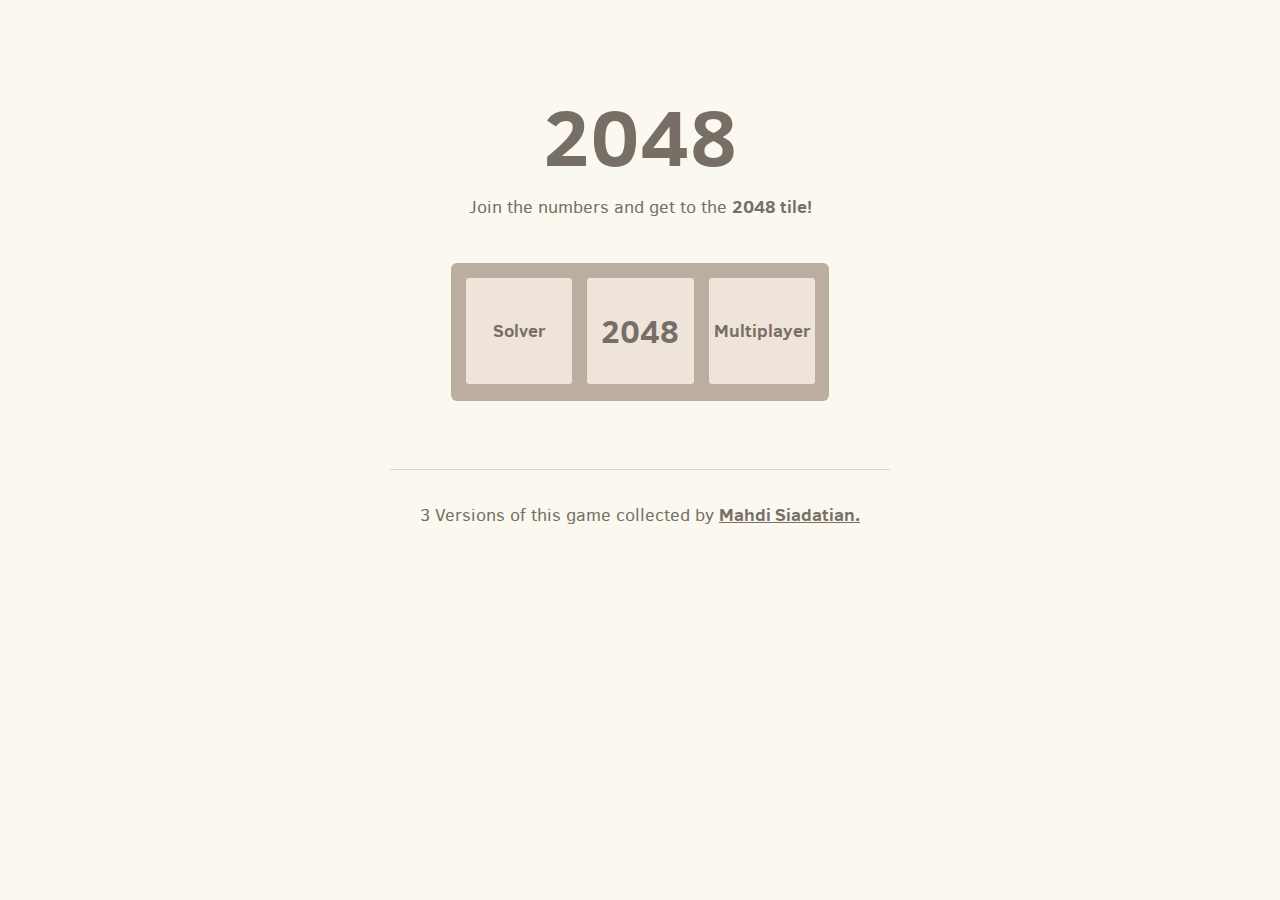
<file: index.html>
<!DOCTYPE html>
<html>
<head>
  <meta charset="utf-8">
  <title>2048</title>

  <link href="2048/style/main.css" rel="stylesheet" type="text/css">
  <link href="2048/main.css" rel="stylesheet" type="text/css">
  <link rel="shortcut icon" href="2048/favicon.ico">
  <link rel="apple-touch-icon" href="meta/apple-touch-icon.png">
  <meta name="apple-mobile-web-app-capable" content="yes">

  <meta name="HandheldFriendly" content="True">
  <meta name="MobileOptimized" content="320">
  <meta name="viewport" content="width=device-width, target-densitydpi=160dpi, initial-scale=1.0, maximum-scale=1, user-scalable=no, minimal-ui">
</head>
<body>
  <div class="container center">
    <div class="heading center">
      <h1 class="title">2048</h1>
    </div>
    <p class="game-intro">Join the numbers and get to the <strong>2048 tile!</strong></p>

    <div class="game-container center">
      <div class="game-message">
        <p></p>
        <div class="lower">
	        <a class="keep-playing-button">Keep going</a>
          <a class="retry-button">Try again</a>
        </div>
      </div>

      <div class="grid-container">
        <div class="grid-row">
          <div class="grid-cell"><a href="ai/index.html" class="link center">Solver</a></div>
          <div class="grid-cell"><a href="2048/index.html" class="link center" id="m">2048</a></div>
          <div class="grid-cell"><a href="multi/index.html" class="link center">Multiplayer</a></div>
        </div>
      </div>

      <div class="tile-container">

      </div>
    </div>
	<br/>
	<br/>
	<hr>
	<p>
    3 Versions of this game collected by <a href="index.html" target="_parent">Mahdi Siadatian.</a>
    </p>
	</div>

  <script src="2048/js/animframe_polyfill.js"></script>
  <script src="2048/js/keyboard_input_manager.js"></script>
  <script src="2048/js/html_actuator.js"></script>
  <script src="2048/js/grid.js"></script>
  <!--<script src="2048/js/tile.js"></script>-->
  <script src="2048/js/local_score_manager.js"></script>
  <script src="2048/js/game_manager.js"></script>
  <script src="2048/js/application.js"></script>
</body>
</html>
</file>
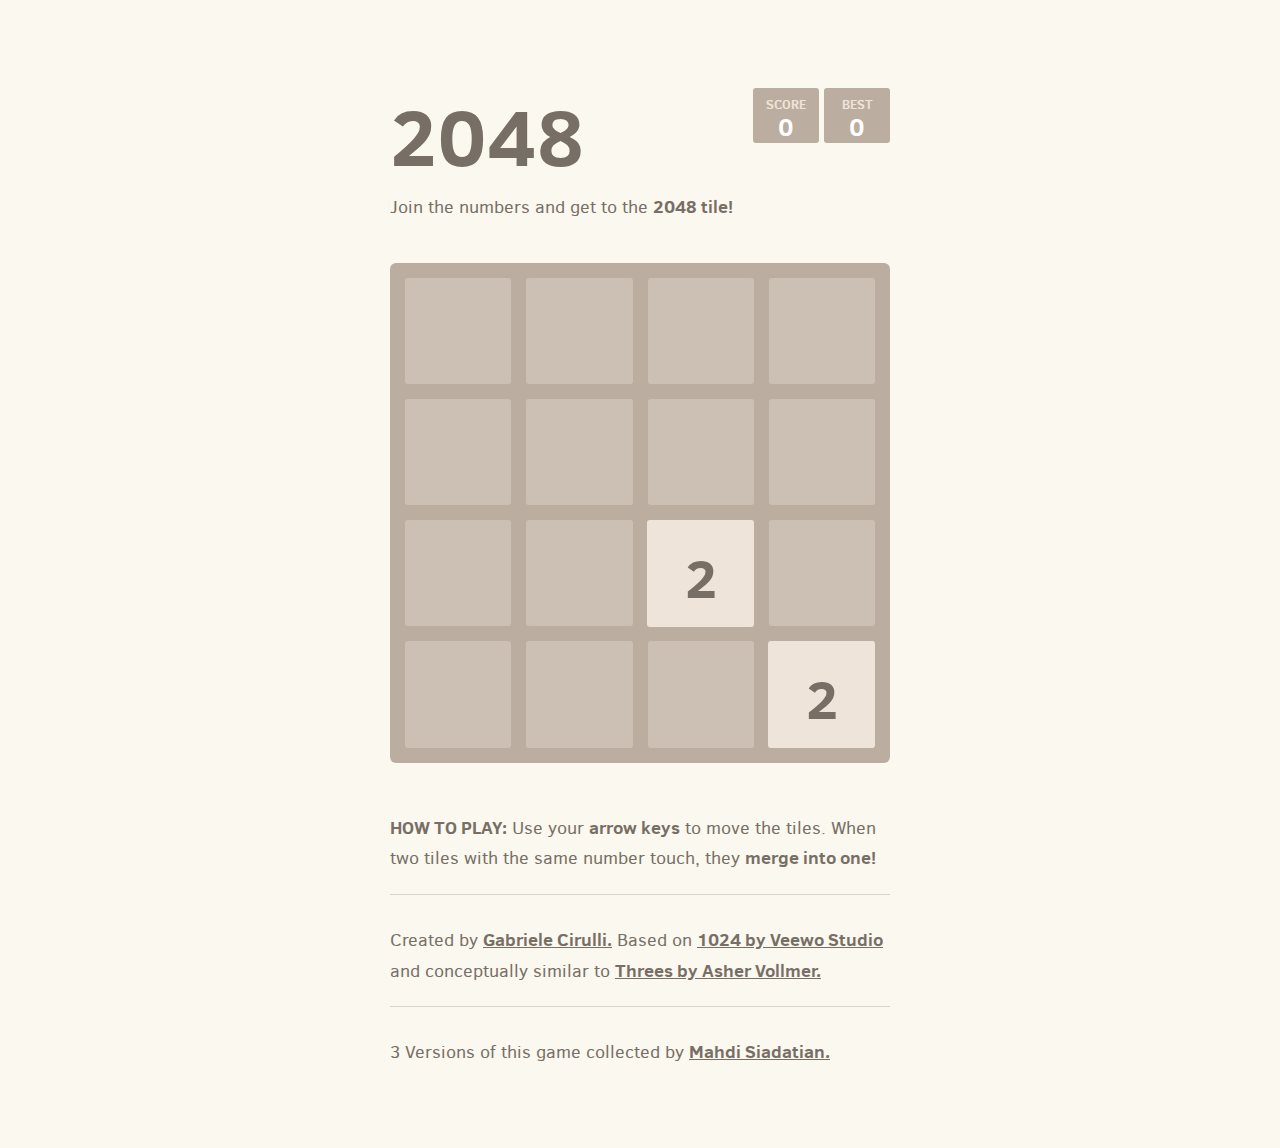
<file: 2048/index.html>
<!DOCTYPE html>
<html>
<head>
  <meta charset="utf-8">
  <title>2048</title>

  <link href="style/main.css" rel="stylesheet" type="text/css">
  <link rel="shortcut icon" href="favicon.ico">
  <link rel="apple-touch-icon" href="meta/apple-touch-icon.png">
  <meta name="apple-mobile-web-app-capable" content="yes">

  <meta name="HandheldFriendly" content="True">
  <meta name="MobileOptimized" content="320">
  <meta name="viewport" content="width=device-width, target-densitydpi=160dpi, initial-scale=1.0, maximum-scale=1, user-scalable=no, minimal-ui">
</head>
<body>
  <div class="container">
    <div class="heading">
      <h1 class="title">2048</h1>
      <div class="scores-container">
        <div class="score-container">0</div>
        <div class="best-container">0</div>
      </div>
    </div>
    <p class="game-intro">Join the numbers and get to the <strong>2048 tile!</strong></p>

    <div class="game-container">
      <div class="game-message">
        <p></p>
        <div class="lower">
	        <a class="keep-playing-button">Keep going</a>
          <a class="retry-button">Try again</a>
        </div>
      </div>

      <div class="grid-container">
        <div class="grid-row">
          <div class="grid-cell"></div>
          <div class="grid-cell"></div>
          <div class="grid-cell"></div>
          <div class="grid-cell"></div>
        </div>
        <div class="grid-row">
          <div class="grid-cell"></div>
          <div class="grid-cell"></div>
          <div class="grid-cell"></div>
          <div class="grid-cell"></div>
        </div>
        <div class="grid-row">
          <div class="grid-cell"></div>
          <div class="grid-cell"></div>
          <div class="grid-cell"></div>
          <div class="grid-cell"></div>
        </div>
        <div class="grid-row">
          <div class="grid-cell"></div>
          <div class="grid-cell"></div>
          <div class="grid-cell"></div>
          <div class="grid-cell"></div>
        </div>
      </div>

      <div class="tile-container">

      </div>
    </div>

    <p class="game-explanation">
      <strong class="important">How to play:</strong> Use your <strong>arrow keys</strong> to move the tiles. When two tiles with the same number touch, they <strong>merge into one!</strong>
    </p>
    <hr>
    <p>
    Created by <a href="http://gabrielecirulli.com" target="_blank">Gabriele Cirulli.</a> Based on <a href="https://itunes.apple.com/us/app/1024!/id823499224" target="_blank">1024 by Veewo Studio</a> and conceptually similar to <a href="http://asherv.com/threes/" target="_blank">Threes by Asher Vollmer.</a>
    </p>
	<hr>
	<p>
    3 Versions of this game collected by <a href="../index.html" target="_parent">Mahdi Siadatian.</a>
    </p>
  </div>

  <script src="js/animframe_polyfill.js"></script>
  <script src="js/keyboard_input_manager.js"></script>
  <script src="js/html_actuator.js"></script>
  <script src="js/grid.js"></script>
  <script src="js/tile.js"></script>
  <script src="js/local_score_manager.js"></script>
  <script src="js/game_manager.js"></script>
  <script src="js/application.js"></script>
</body>
</html>
</file>
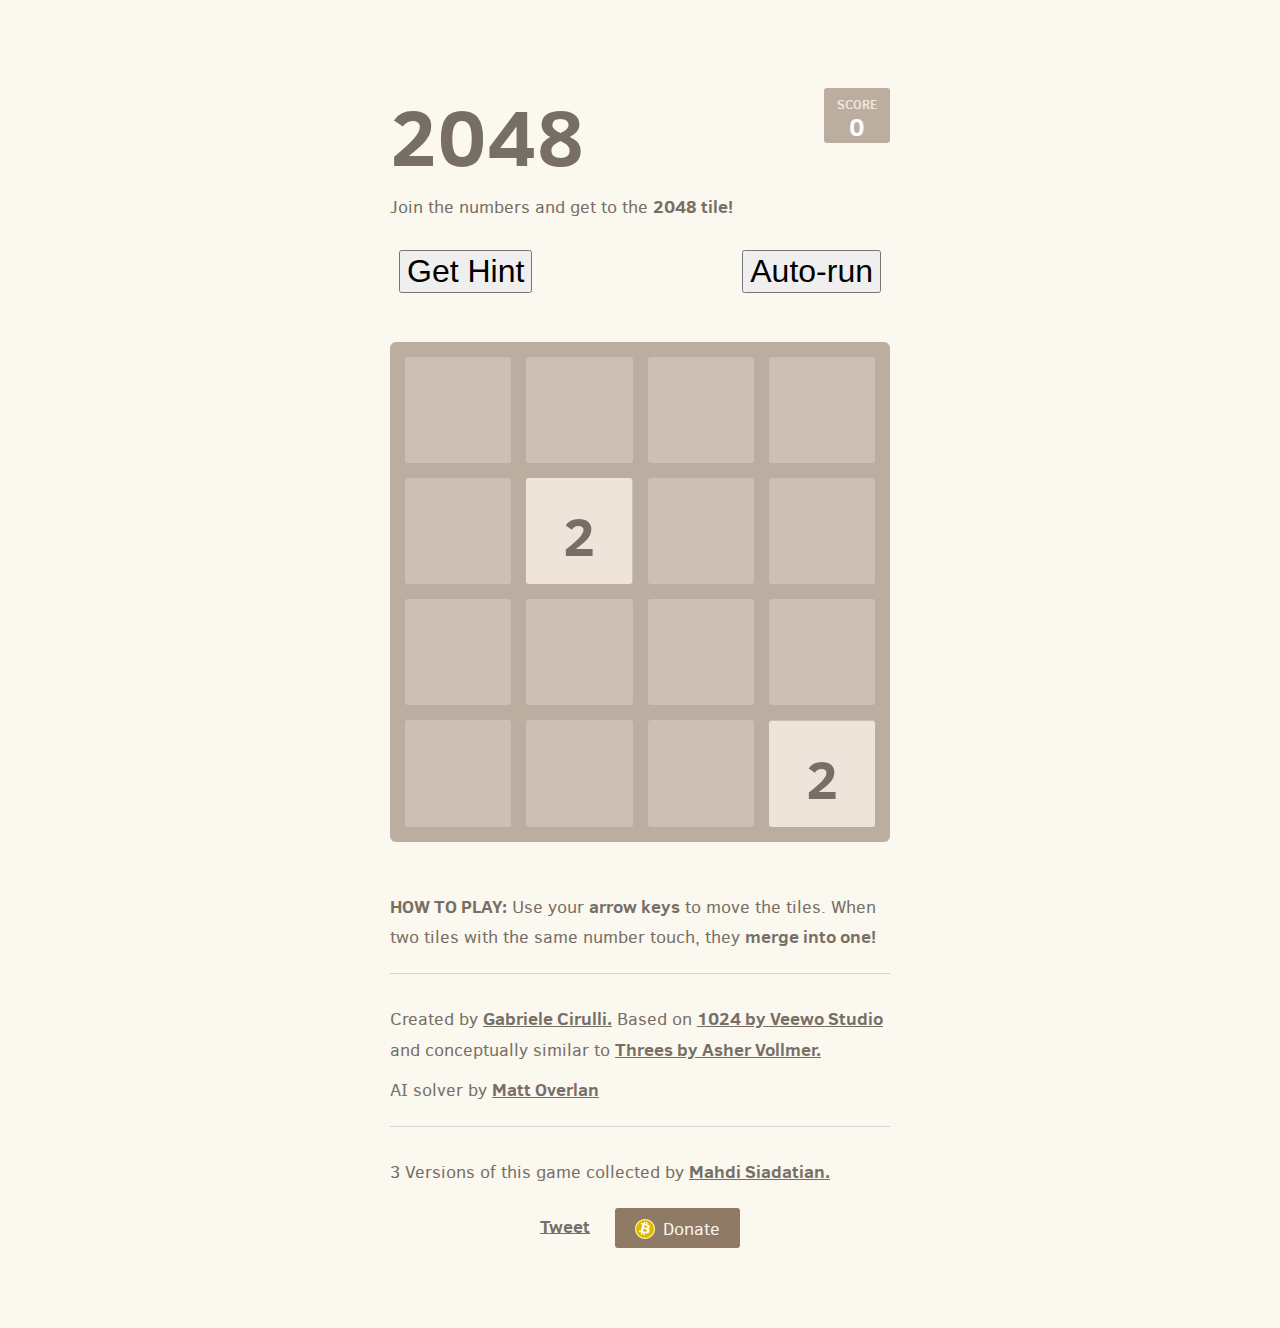
<file: ai/index.html>
<!DOCTYPE html>
<html>
<head>
  <meta charset="utf-8">
  <title>2048</title>

  <link href="style/main.css" rel="stylesheet" type="text/css">
  <link href="style/ai.css" rel="stylesheet" type="text/css">
  <link rel="shortcut icon" href="favicon.ico">

  <meta name="HandheldFriendly" content="True">
  <meta name="MobileOptimized" content="320">
  <meta name="viewport" content="width=device-width, target-densitydpi=160dpi, initial-scale=1.0, maximum-scale=1, user-scalable=no">

  <meta property="og:title" content="2048 game"/>
  <meta property="og:site_name" content="2048 game"/>
  <meta property="og:description" content="Join the numbers and get to the 2048 tile! Careful: this game is extremely addictive!"/>
  <meta property="og:image" content="http://gabrielecirulli.github.io/2048/meta/og_image.png"/>
</head>
<body>
  <div class="container">
    <div class="heading">
      <h1 class="title">2048</h1>
      <div class="score-container">0</div>
    </div>
    <p class="game-intro">Join the numbers and get to the <strong>2048 tile!</strong></p>

    <div class='controls'>
      <div id='hint-button-container'>
        <button id='hint-button' class='ai-button'>Get Hint</button>
      </div>
      <div id='feedback-container'> </div>
      <div id='run-button-container'>
        <button id='run-button' class='ai-button'>Auto-run</button>
      </div>
    </div>

    <div class="game-container">
      <div class="game-message">
        <p></p>
        <div class="lower">
          <a class="retry-button">Try again</a>
          <div class="score-sharing"></div>
        </div>
      </div>

      <div class="grid-container">
        <div class="grid-row">
          <div class="grid-cell"></div>
          <div class="grid-cell"></div>
          <div class="grid-cell"></div>
          <div class="grid-cell"></div>
        </div>
        <div class="grid-row">
          <div class="grid-cell"></div>
          <div class="grid-cell"></div>
          <div class="grid-cell"></div>
          <div class="grid-cell"></div>
        </div>
        <div class="grid-row">
          <div class="grid-cell"></div>
          <div class="grid-cell"></div>
          <div class="grid-cell"></div>
          <div class="grid-cell"></div>
        </div>
        <div class="grid-row">
          <div class="grid-cell"></div>
          <div class="grid-cell"></div>
          <div class="grid-cell"></div>
          <div class="grid-cell"></div>
        </div>
      </div>

      <div class="tile-container">

      </div>
    </div>

    <p class="game-explanation">
      <strong class="important">How to play:</strong> Use your <strong>arrow keys</strong> to move the tiles. When two tiles with the same number touch, they <strong>merge into one!</strong>
    </p>
    <hr>
    <p>
    Created by <a href="http://gabrielecirulli.com" target="_blank">Gabriele Cirulli.</a> Based on <a href="https://itunes.apple.com/us/app/1024!/id823499224" target="_blank">1024 by Veewo Studio</a> and conceptually similar to <a href="http://asherv.com/threes/" target="_blank">Threes by Asher Vollmer.</a>
    </p>
    <p>
    AI solver by <a href="https://github.com/ov3y/2048-AI">Matt Overlan</a>
    </p>
	<hr>
	<p>
    3 Versions of this game collected by <a href="../index.html" target="_parent">Mahdi Siadatian.</a>
    </p>
    <div class="sharing">
      <a href="https://twitter.com/share" class="twitter-share-button" data-text="Check out 2048, a game where you join numbers to score high! #2048game #2048ai" data-via="gabrielecirulli">Tweet</a>
      <script>!function(d,s,id){var js,fjs=d.getElementsByTagName(s)[0],p=/^http:/.test(d.location)?'http':'https';if(!d.getElementById(id)){js=d.createElement(s);js.id=id;js.src=p+'://platform.twitter.com/widgets.js';fjs.parentNode.insertBefore(js,fjs);}}(document, 'script', 'twitter-wjs');</script>
      <span class="btc-donate">
        <a href="bitcoin:1Ec6onfsQmoP9kkL3zkpB6c5sA4PVcXU2i">
          <img src="meta/icon_bitcoin.png">Donate
        </a>
        <span class="address"><code>1Ec6onfsQmoP9kkL3zkpB6c5sA4PVcXU2i</code></span>
      </span>
    </div>
  </div>

  <script src="js/animframe_polyfill.js"></script>
  <script src="js/hammer.min.js"></script>
  <script src="js/keyboard_input_manager.js"></script>
  <script src="js/html_actuator.js"></script>
  <script src="js/grid.js"></script>
  <script src="js/tile.js"></script>
  <script src="js/ai.js"></script>
  <script src="js/game_manager.js"></script>
  <script src="js/application.js"></script>

  <script>
    (function(i,s,o,g,r,a,m){i["GoogleAnalyticsObject"]=r;i[r]=i[r]||function(){
    (i[r].q=i[r].q||[]).push(arguments)},i[r].l=1*new Date();a=s.createElement(o),
    m=s.getElementsByTagName(o)[0];a.async=1;a.src=g;m.parentNode.insertBefore(a,m)
    })(window,document,"script","//www.google-analytics.com/analytics.js","ga");

    ga("create", "UA-42620757-2", "gabrielecirulli.github.io");
    ga("send", "pageview");
  </script>
</body>
</html>
</file>
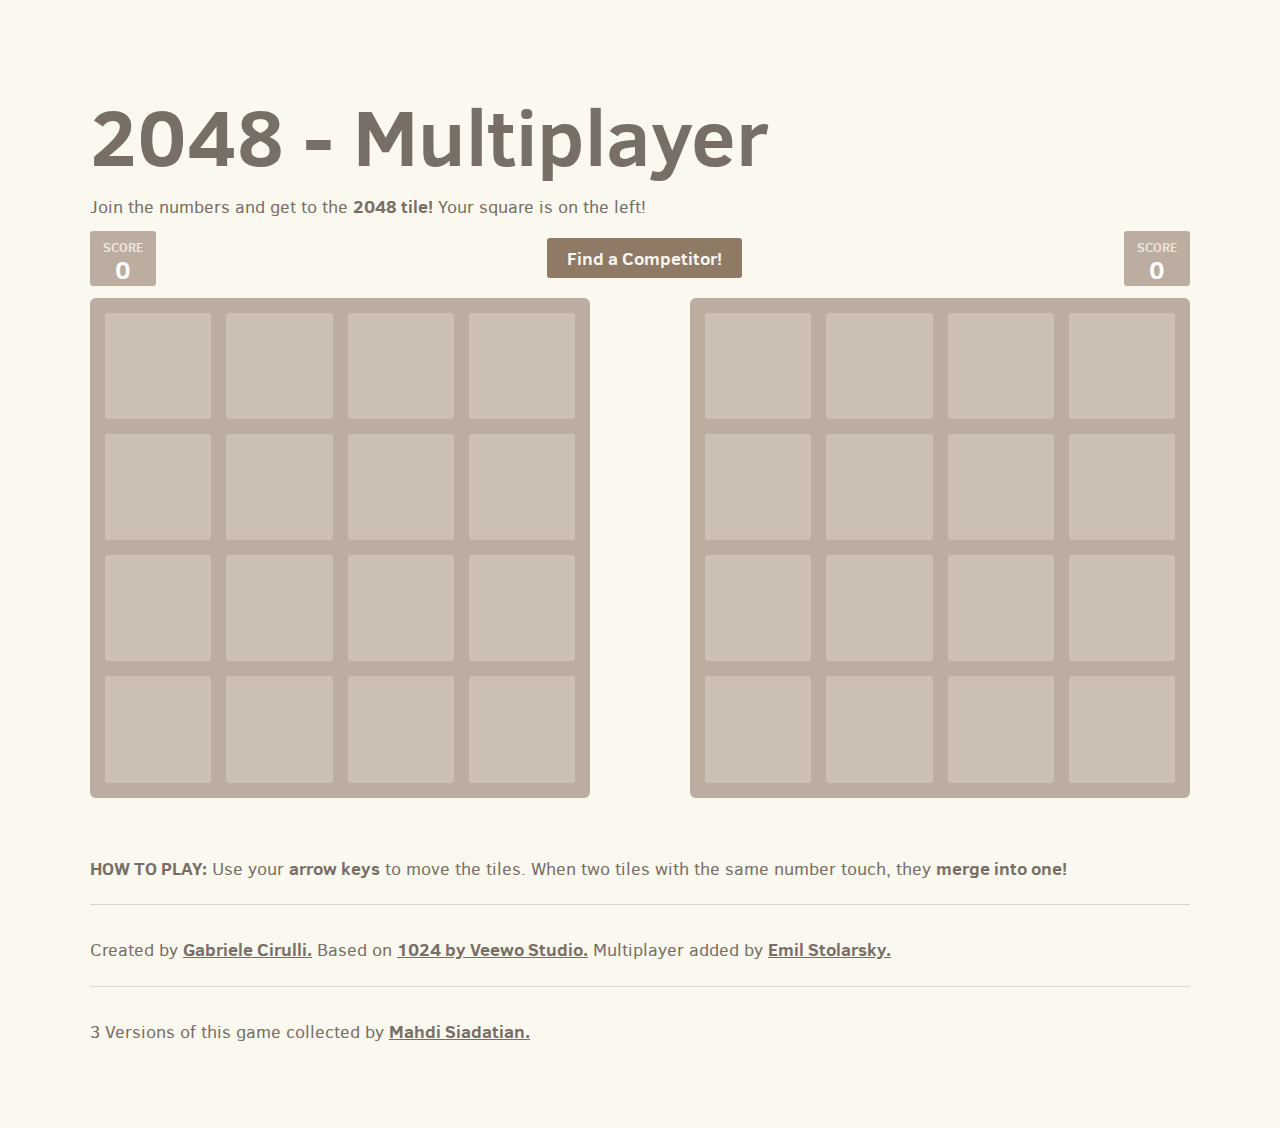
<file: multi/client/index.html>
<!DOCTYPE html>
<html>
<head>
  <meta charset="utf-8">
  <title>2048 - Multiplayer</title>
  <!-- Game CSS -->
  <link href="style/main.css" rel="stylesheet" type="text/css">
</head>
<body>
  <div class="container">
    <div class="heading">
      <h1 class="title">2048 - Multiplayer</h1></br>
      <div id="game-stats" style="display:none; float:right">
        <h5 id="num-players" style="margin: 0">Number of current players: </h5>
        <h5 id="num-games" style="margin: 0">Number of current games: </h5>
      </div>
    </div>
    <p class="game-intro">Join the numbers and get to the <strong>2048 tile!</strong> Your square is on the left!</p>
    <div class="scores">
      <div class="score-container" style="float: left">0</div>
      <div class="" style="margin-top: 15px; position: absolute; left: 50%">
        <div style="position: relative; left: -50%">
          <p id="player-msg" style="width: 230px; height: 30px">
            <a id="game-start-btn" class="btn">Find a Competitor!</a>
          </p>
        </div>
      </div>
      <div class="score-container" style="float: right">0</div>
    </div>
    <div class="game-boards">
      
      <div id="player-local" style="display:inline-block">
        <div class="game-container">
          
          <div class="game-message">
            <p></p>
          </div>

          <div class="grid-container">
            <div class="grid-row">
              <div class="grid-cell"></div>
              <div class="grid-cell"></div>
              <div class="grid-cell"></div>
              <div class="grid-cell"></div>
            </div>
            <div class="grid-row">
              <div class="grid-cell"></div>
              <div class="grid-cell"></div>
              <div class="grid-cell"></div>
              <div class="grid-cell"></div>
            </div>
            <div class="grid-row">
              <div class="grid-cell"></div>
              <div class="grid-cell"></div>
              <div class="grid-cell"></div>
              <div class="grid-cell"></div>
            </div>
            <div class="grid-row">
              <div class="grid-cell"></div>
              <div class="grid-cell"></div>
              <div class="grid-cell"></div>
              <div class="grid-cell"></div>
            </div>
          </div>

          <div class="tile-container">

          </div>
        </div>
      </div>
      <div id="player-online" style="display:inline-block; float: right;">
        <div class="game-container ">
          
          <div class="game-message">
            <p></p>
          </div>

          <div class="grid-container">
            <div class="grid-row">
              <div class="grid-cell"></div>
              <div class="grid-cell"></div>
              <div class="grid-cell"></div>
              <div class="grid-cell"></div>
            </div>
            <div class="grid-row">
              <div class="grid-cell"></div>
              <div class="grid-cell"></div>
              <div class="grid-cell"></div>
              <div class="grid-cell"></div>
            </div>
            <div class="grid-row">
              <div class="grid-cell"></div>
              <div class="grid-cell"></div>
              <div class="grid-cell"></div>
              <div class="grid-cell"></div>
            </div>
            <div class="grid-row">
              <div class="grid-cell"></div>
              <div class="grid-cell"></div>
              <div class="grid-cell"></div>
              <div class="grid-cell"></div>
            </div>
          </div>

          <div class="tile-container">

          </div>
        </div>  
      </div>
    </div>
    

    <p class="game-explanation">
      <strong class="important">How to play:</strong> Use your <strong>arrow keys</strong> to move the tiles. When two tiles with the same number touch, they <strong>merge into one!</strong>
    </p>
    <hr>
    <p>
     Created by <a href="http://gabrielecirulli.com" target="_blank">Gabriele Cirulli.</a> Based on <a href="https://itunes.apple.com/us/app/1024!/id823499224" target="_blank">1024 by Veewo Studio.</a>  Multiplayer added by <a href="http://stolarsky.com" target="_blank">Emil Stolarsky.</a> 
    </p>
	<hr>
	<p>
    3 Versions of this game collected by <a href="../../index.html" target="_parent">Mahdi Siadatian.</a>
    </p>
  </div>
  <!-- Libraries JS -->
  <script src="libs/jquery-2.1.0/jquery.min.js"></script>
  <script src="http://cdn.sockjs.org/sockjs-0.3.min.js"></script>
  <script src="http://cdn.sockjs.org/websocket-multiplex-0.1.js"></script>

  <!-- Game JS -->
  <script src="js/online_input_manager.js"></script>
  <script src="js/keyboard_input_manager.js"></script>
  <script src="js/html_actuator.js"></script>
  <script src="js/grid.js"></script>
  <script src="js/tile.js"></script>
  <script src="js/game_manager.js"></script>
  <script src="js/application.js"></script>
</body>
</html>
</file>
<file: 2048/style/main.css>
@import url(fonts/clear-sans.css);
html, body {
  margin: 0;
  padding: 0;
  background: #faf8ef;
  color: #776e65;
  font-family: "Clear Sans", "Helvetica Neue", Arial, sans-serif;
  font-size: 18px; }

body {
  margin: 80px 0; }

.heading:after {
  content: "";
  display: block;
  clear: both; }

h1.title {
  font-size: 80px;
  font-weight: bold;
  margin: 0;
  display: block;
  float: left; }

@-webkit-keyframes move-up {
  0% {
    top: 25px;
    opacity: 1; }

  100% {
    top: -50px;
    opacity: 0; } }

@-moz-keyframes move-up {
  0% {
    top: 25px;
    opacity: 1; }

  100% {
    top: -50px;
    opacity: 0; } }

@keyframes move-up {
  0% {
    top: 25px;
    opacity: 1; }

  100% {
    top: -50px;
    opacity: 0; } }

.scores-container {
  float: right;
  text-align: right; }

.score-container, .best-container {
  position: relative;
  display: inline-block;
  background: #bbada0;
  padding: 15px 25px;
  font-size: 25px;
  height: 25px;
  line-height: 47px;
  font-weight: bold;
  border-radius: 3px;
  color: white;
  margin-top: 8px;
  text-align: center; }
  .score-container:after, .best-container:after {
    position: absolute;
    width: 100%;
    top: 10px;
    left: 0;
    text-transform: uppercase;
    font-size: 13px;
    line-height: 13px;
    text-align: center;
    color: #eee4da; }
  .score-container .score-addition, .best-container .score-addition {
    position: absolute;
    right: 30px;
    color: red;
    font-size: 25px;
    line-height: 25px;
    font-weight: bold;
    color: rgba(119, 110, 101, 0.9);
    z-index: 100;
    -webkit-animation: move-up 600ms ease-in;
    -moz-animation: move-up 600ms ease-in;
    animation: move-up 600ms ease-in;
    -webkit-animation-fill-mode: both;
    -moz-animation-fill-mode: both;
    animation-fill-mode: both; }

.score-container:after {
  content: "Score"; }

.best-container:after {
  content: "Best"; }

p {
  margin-top: 0;
  margin-bottom: 10px;
  line-height: 1.65; }

a {
  color: #776e65;
  font-weight: bold;
  text-decoration: underline;
  cursor: pointer; }

strong.important {
  text-transform: uppercase; }

hr {
  border: none;
  border-bottom: 1px solid #d8d4d0;
  margin-top: 20px;
  margin-bottom: 30px; }

.container {
  width: 500px;
  margin: 0 auto; }

@-webkit-keyframes fade-in {
  0% {
    opacity: 0; }

  100% {
    opacity: 1; } }

@-moz-keyframes fade-in {
  0% {
    opacity: 0; }

  100% {
    opacity: 1; } }

@keyframes fade-in {
  0% {
    opacity: 0; }

  100% {
    opacity: 1; } }

.game-container {
  margin-top: 40px;
  position: relative;
  padding: 15px;
  cursor: default;
  -webkit-touch-callout: none;
  -webkit-user-select: none;
  -moz-user-select: none;
  background: #bbada0;
  border-radius: 6px;
  width: 500px;
  height: 500px;
  -webkit-box-sizing: border-box;
  -moz-box-sizing: border-box;
  box-sizing: border-box; }
  .game-container .game-message {
    display: none;
    position: absolute;
    top: 0;
    right: 0;
    bottom: 0;
    left: 0;
    background: rgba(238, 228, 218, 0.5);
    z-index: 100;
    text-align: center;
    -webkit-animation: fade-in 800ms ease 1200ms;
    -moz-animation: fade-in 800ms ease 1200ms;
    animation: fade-in 800ms ease 1200ms;
    -webkit-animation-fill-mode: both;
    -moz-animation-fill-mode: both;
    animation-fill-mode: both; }
    .game-container .game-message p {
      font-size: 60px;
      font-weight: bold;
      height: 60px;
      line-height: 60px;
      margin-top: 222px; }
    .game-container .game-message .lower {
      display: block;
      margin-top: 59px; }
    .game-container .game-message a {
      display: inline-block;
      background: #8f7a66;
      border-radius: 3px;
      padding: 0 20px;
      text-decoration: none;
      color: #f9f6f2;
      height: 40px;
      line-height: 42px;
      margin-left: 9px; }
      .game-container .game-message a.keep-playing-button {
        display: none; }
    .game-container .game-message.game-won {
      background: rgba(237, 194, 46, 0.5);
      color: #f9f6f2; }
      .game-container .game-message.game-won a.keep-playing-button {
        display: inline-block; }
    .game-container .game-message.game-won, .game-container .game-message.game-over {
      display: block; }

.grid-container {
  position: absolute;
  z-index: 1; }

.grid-row {
  margin-bottom: 15px; }
  .grid-row:last-child {
    margin-bottom: 0; }
  .grid-row:after {
    content: "";
    display: block;
    clear: both; }

.grid-cell {
  width: 106.25px;
  height: 106.25px;
  margin-right: 15px;
  float: left;
  border-radius: 3px;
  background: rgba(238, 228, 218, 0.35); }
  .grid-cell:last-child {
    margin-right: 0; }

.tile-container {
  position: absolute;
  z-index: 2; }

.tile, .tile .tile-inner {
  width: 107px;
  height: 107px;
  line-height: 116.25px; }
.tile.tile-position-1-1 {
  -webkit-transform: translate(0px, 0px);
  -moz-transform: translate(0px, 0px);
  transform: translate(0px, 0px); }
.tile.tile-position-1-2 {
  -webkit-transform: translate(0px, 121px);
  -moz-transform: translate(0px, 121px);
  transform: translate(0px, 121px); }
.tile.tile-position-1-3 {
  -webkit-transform: translate(0px, 242px);
  -moz-transform: translate(0px, 242px);
  transform: translate(0px, 242px); }
.tile.tile-position-1-4 {
  -webkit-transform: translate(0px, 363px);
  -moz-transform: translate(0px, 363px);
  transform: translate(0px, 363px); }
.tile.tile-position-2-1 {
  -webkit-transform: translate(121px, 0px);
  -moz-transform: translate(121px, 0px);
  transform: translate(121px, 0px); }
.tile.tile-position-2-2 {
  -webkit-transform: translate(121px, 121px);
  -moz-transform: translate(121px, 121px);
  transform: translate(121px, 121px); }
.tile.tile-position-2-3 {
  -webkit-transform: translate(121px, 242px);
  -moz-transform: translate(121px, 242px);
  transform: translate(121px, 242px); }
.tile.tile-position-2-4 {
  -webkit-transform: translate(121px, 363px);
  -moz-transform: translate(121px, 363px);
  transform: translate(121px, 363px); }
.tile.tile-position-3-1 {
  -webkit-transform: translate(242px, 0px);
  -moz-transform: translate(242px, 0px);
  transform: translate(242px, 0px); }
.tile.tile-position-3-2 {
  -webkit-transform: translate(242px, 121px);
  -moz-transform: translate(242px, 121px);
  transform: translate(242px, 121px); }
.tile.tile-position-3-3 {
  -webkit-transform: translate(242px, 242px);
  -moz-transform: translate(242px, 242px);
  transform: translate(242px, 242px); }
.tile.tile-position-3-4 {
  -webkit-transform: translate(242px, 363px);
  -moz-transform: translate(242px, 363px);
  transform: translate(242px, 363px); }
.tile.tile-position-4-1 {
  -webkit-transform: translate(363px, 0px);
  -moz-transform: translate(363px, 0px);
  transform: translate(363px, 0px); }
.tile.tile-position-4-2 {
  -webkit-transform: translate(363px, 121px);
  -moz-transform: translate(363px, 121px);
  transform: translate(363px, 121px); }
.tile.tile-position-4-3 {
  -webkit-transform: translate(363px, 242px);
  -moz-transform: translate(363px, 242px);
  transform: translate(363px, 242px); }
.tile.tile-position-4-4 {
  -webkit-transform: translate(363px, 363px);
  -moz-transform: translate(363px, 363px);
  transform: translate(363px, 363px); }

.tile {
  position: absolute;
  -webkit-transition: 100ms ease-in-out;
  -moz-transition: 100ms ease-in-out;
  transition: 100ms ease-in-out;
  -webkit-transition-property: -webkit-transform;
  -moz-transition-property: -moz-transform;
  transition-property: transform; }
  .tile .tile-inner {
    border-radius: 3px;
    background: #eee4da;
    text-align: center;
    font-weight: bold;
    z-index: 10;
    font-size: 55px; }
  .tile.tile-2 .tile-inner {
    background: #eee4da;
    box-shadow: 0 0 30px 10px rgba(243, 215, 116, 0), inset 0 0 0 1px rgba(255, 255, 255, 0); }
  .tile.tile-4 .tile-inner {
    background: #ede0c8;
    box-shadow: 0 0 30px 10px rgba(243, 215, 116, 0), inset 0 0 0 1px rgba(255, 255, 255, 0); }
  .tile.tile-8 .tile-inner {
    color: #f9f6f2;
    background: #f2b179; }
  .tile.tile-16 .tile-inner {
    color: #f9f6f2;
    background: #f59563; }
  .tile.tile-32 .tile-inner {
    color: #f9f6f2;
    background: #f67c5f; }
  .tile.tile-64 .tile-inner {
    color: #f9f6f2;
    background: #f65e3b; }
  .tile.tile-128 .tile-inner {
    color: #f9f6f2;
    background: #edcf72;
    box-shadow: 0 0 30px 10px rgba(243, 215, 116, 0.2381), inset 0 0 0 1px rgba(255, 255, 255, 0.14286);
    font-size: 45px; }
    @media screen and (max-width: 520px) {
      .tile.tile-128 .tile-inner {
        font-size: 25px; } }
  .tile.tile-256 .tile-inner {
    color: #f9f6f2;
    background: #edcc61;
    box-shadow: 0 0 30px 10px rgba(243, 215, 116, 0.31746), inset 0 0 0 1px rgba(255, 255, 255, 0.19048);
    font-size: 45px; }
    @media screen and (max-width: 520px) {
      .tile.tile-256 .tile-inner {
        font-size: 25px; } }
  .tile.tile-512 .tile-inner {
    color: #f9f6f2;
    background: #edc850;
    box-shadow: 0 0 30px 10px rgba(243, 215, 116, 0.39683), inset 0 0 0 1px rgba(255, 255, 255, 0.2381);
    font-size: 45px; }
    @media screen and (max-width: 520px) {
      .tile.tile-512 .tile-inner {
        font-size: 25px; } }
  .tile.tile-1024 .tile-inner {
    color: #f9f6f2;
    background: #edc53f;
    box-shadow: 0 0 30px 10px rgba(243, 215, 116, 0.47619), inset 0 0 0 1px rgba(255, 255, 255, 0.28571);
    font-size: 35px; }
    @media screen and (max-width: 520px) {
      .tile.tile-1024 .tile-inner {
        font-size: 15px; } }
  .tile.tile-2048 .tile-inner {
    color: #f9f6f2;
    background: #edc22e;
    box-shadow: 0 0 30px 10px rgba(243, 215, 116, 0.55556), inset 0 0 0 1px rgba(255, 255, 255, 0.33333);
    font-size: 35px; }
    @media screen and (max-width: 520px) {
      .tile.tile-2048 .tile-inner {
        font-size: 15px; } }
  .tile.tile-super .tile-inner {
    color: #f9f6f2;
    background: #3c3a32;
    font-size: 30px; }
    @media screen and (max-width: 520px) {
      .tile.tile-super .tile-inner {
        font-size: 10px; } }

@-webkit-keyframes appear {
  0% {
    opacity: 0;
    -webkit-transform: scale(0);
    -moz-transform: scale(0);
    transform: scale(0); }

  100% {
    opacity: 1;
    -webkit-transform: scale(1);
    -moz-transform: scale(1);
    transform: scale(1); } }

@-moz-keyframes appear {
  0% {
    opacity: 0;
    -webkit-transform: scale(0);
    -moz-transform: scale(0);
    transform: scale(0); }

  100% {
    opacity: 1;
    -webkit-transform: scale(1);
    -moz-transform: scale(1);
    transform: scale(1); } }

@keyframes appear {
  0% {
    opacity: 0;
    -webkit-transform: scale(0);
    -moz-transform: scale(0);
    transform: scale(0); }

  100% {
    opacity: 1;
    -webkit-transform: scale(1);
    -moz-transform: scale(1);
    transform: scale(1); } }

.tile-new .tile-inner {
  -webkit-animation: appear 200ms ease 100ms;
  -moz-animation: appear 200ms ease 100ms;
  animation: appear 200ms ease 100ms;
  -webkit-animation-fill-mode: backwards;
  -moz-animation-fill-mode: backwards;
  animation-fill-mode: backwards; }

@-webkit-keyframes pop {
  0% {
    -webkit-transform: scale(0);
    -moz-transform: scale(0);
    transform: scale(0); }

  50% {
    -webkit-transform: scale(1.2);
    -moz-transform: scale(1.2);
    transform: scale(1.2); }

  100% {
    -webkit-transform: scale(1);
    -moz-transform: scale(1);
    transform: scale(1); } }

@-moz-keyframes pop {
  0% {
    -webkit-transform: scale(0);
    -moz-transform: scale(0);
    transform: scale(0); }

  50% {
    -webkit-transform: scale(1.2);
    -moz-transform: scale(1.2);
    transform: scale(1.2); }

  100% {
    -webkit-transform: scale(1);
    -moz-transform: scale(1);
    transform: scale(1); } }

@keyframes pop {
  0% {
    -webkit-transform: scale(0);
    -moz-transform: scale(0);
    transform: scale(0); }

  50% {
    -webkit-transform: scale(1.2);
    -moz-transform: scale(1.2);
    transform: scale(1.2); }

  100% {
    -webkit-transform: scale(1);
    -moz-transform: scale(1);
    transform: scale(1); } }

.tile-merged .tile-inner {
  z-index: 20;
  -webkit-animation: pop 200ms ease 100ms;
  -moz-animation: pop 200ms ease 100ms;
  animation: pop 200ms ease 100ms;
  -webkit-animation-fill-mode: backwards;
  -moz-animation-fill-mode: backwards;
  animation-fill-mode: backwards; }

.game-intro {
  margin-bottom: 0; }

.game-explanation {
  margin-top: 50px; }

@media screen and (max-width: 520px) {
  html, body {
    font-size: 15px; }

  body {
    margin: 20px 0;
    padding: 0 20px; }

  h1.title {
    font-size: 27px;
    margin-top: 15px; }

  .container {
    width: 280px;
    margin: 0 auto; }

  .score-container, .best-container {
    margin-top: 0;
    padding: 15px 10px;
    min-width: 40px; }

  .heading {
    margin-bottom: 10px; }

  .game-container {
    margin-top: 40px;
    position: relative;
    padding: 10px;
    cursor: default;
    -webkit-touch-callout: none;
    -webkit-user-select: none;
    -moz-user-select: none;
    background: #bbada0;
    border-radius: 6px;
    width: 280px;
    height: 280px;
    -webkit-box-sizing: border-box;
    -moz-box-sizing: border-box;
    box-sizing: border-box; }
    .game-container .game-message {
      display: none;
      position: absolute;
      top: 0;
      right: 0;
      bottom: 0;
      left: 0;
      background: rgba(238, 228, 218, 0.5);
      z-index: 100;
      text-align: center;
      -webkit-animation: fade-in 800ms ease 1200ms;
      -moz-animation: fade-in 800ms ease 1200ms;
      animation: fade-in 800ms ease 1200ms;
      -webkit-animation-fill-mode: both;
      -moz-animation-fill-mode: both;
      animation-fill-mode: both; }
      .game-container .game-message p {
        font-size: 60px;
        font-weight: bold;
        height: 60px;
        line-height: 60px;
        margin-top: 222px; }
      .game-container .game-message .lower {
        display: block;
        margin-top: 59px; }
      .game-container .game-message a {
        display: inline-block;
        background: #8f7a66;
        border-radius: 3px;
        padding: 0 20px;
        text-decoration: none;
        color: #f9f6f2;
        height: 40px;
        line-height: 42px;
        margin-left: 9px; }
        .game-container .game-message a.keep-playing-button {
          display: none; }
      .game-container .game-message.game-won {
        background: rgba(237, 194, 46, 0.5);
        color: #f9f6f2; }
        .game-container .game-message.game-won a.keep-playing-button {
          display: inline-block; }
      .game-container .game-message.game-won, .game-container .game-message.game-over {
        display: block; }

  .grid-container {
    position: absolute;
    z-index: 1; }

  .grid-row {
    margin-bottom: 10px; }
    .grid-row:last-child {
      margin-bottom: 0; }
    .grid-row:after {
      content: "";
      display: block;
      clear: both; }

  .grid-cell {
    width: 57.5px;
    height: 57.5px;
    margin-right: 10px;
    float: left;
    border-radius: 3px;
    background: rgba(238, 228, 218, 0.35); }
    .grid-cell:last-child {
      margin-right: 0; }

  .tile-container {
    position: absolute;
    z-index: 2; }

  .tile, .tile .tile-inner {
    width: 58px;
    height: 58px;
    line-height: 67.5px; }
  .tile.tile-position-1-1 {
    -webkit-transform: translate(0px, 0px);
    -moz-transform: translate(0px, 0px);
    transform: translate(0px, 0px); }
  .tile.tile-position-1-2 {
    -webkit-transform: translate(0px, 67px);
    -moz-transform: translate(0px, 67px);
    transform: translate(0px, 67px); }
  .tile.tile-position-1-3 {
    -webkit-transform: translate(0px, 135px);
    -moz-transform: translate(0px, 135px);
    transform: translate(0px, 135px); }
  .tile.tile-position-1-4 {
    -webkit-transform: translate(0px, 202px);
    -moz-transform: translate(0px, 202px);
    transform: translate(0px, 202px); }
  .tile.tile-position-2-1 {
    -webkit-transform: translate(67px, 0px);
    -moz-transform: translate(67px, 0px);
    transform: translate(67px, 0px); }
  .tile.tile-position-2-2 {
    -webkit-transform: translate(67px, 67px);
    -moz-transform: translate(67px, 67px);
    transform: translate(67px, 67px); }
  .tile.tile-position-2-3 {
    -webkit-transform: translate(67px, 135px);
    -moz-transform: translate(67px, 135px);
    transform: translate(67px, 135px); }
  .tile.tile-position-2-4 {
    -webkit-transform: translate(67px, 202px);
    -moz-transform: translate(67px, 202px);
    transform: translate(67px, 202px); }
  .tile.tile-position-3-1 {
    -webkit-transform: translate(135px, 0px);
    -moz-transform: translate(135px, 0px);
    transform: translate(135px, 0px); }
  .tile.tile-position-3-2 {
    -webkit-transform: translate(135px, 67px);
    -moz-transform: translate(135px, 67px);
    transform: translate(135px, 67px); }
  .tile.tile-position-3-3 {
    -webkit-transform: translate(135px, 135px);
    -moz-transform: translate(135px, 135px);
    transform: translate(135px, 135px); }
  .tile.tile-position-3-4 {
    -webkit-transform: translate(135px, 202px);
    -moz-transform: translate(135px, 202px);
    transform: translate(135px, 202px); }
  .tile.tile-position-4-1 {
    -webkit-transform: translate(202px, 0px);
    -moz-transform: translate(202px, 0px);
    transform: translate(202px, 0px); }
  .tile.tile-position-4-2 {
    -webkit-transform: translate(202px, 67px);
    -moz-transform: translate(202px, 67px);
    transform: translate(202px, 67px); }
  .tile.tile-position-4-3 {
    -webkit-transform: translate(202px, 135px);
    -moz-transform: translate(202px, 135px);
    transform: translate(202px, 135px); }
  .tile.tile-position-4-4 {
    -webkit-transform: translate(202px, 202px);
    -moz-transform: translate(202px, 202px);
    transform: translate(202px, 202px); }

  .game-container {
    margin-top: 20px; }

  .tile .tile-inner {
    font-size: 35px; }

  .game-message p {
    font-size: 30px !important;
    height: 30px !important;
    line-height: 30px !important;
    margin-top: 90px !important; }
  .game-message .lower {
    margin-top: 30px !important; } }
</file>
<file: 2048/main.css>
.game-container{
	width: 378px;
	height: 138px !important;
}
h1.title{
	float: none !important;
}
.center{
	display: block;
	margin-right: auto;
	margin-left: auto;
	text-align: center;
    vertical-align: middle;
}
.link{
	text-align: center;
    vertical-align: middle;
	width: 100%;
	height: 106px;
	text-decoration: none;
	line-height: 106px;
}
.grid-cell{
	background: #eee4da;
	color: #776e65;
}
.grid-cell:hover{
	background: rgba(238, 228, 218, 0.35);
	color: #eee4da !important;
}
#m{
	font-size: xx-large;
}
</file>
<file: ai/style/main.css>
@import url(fonts/clear-sans.css);
html, body {
  margin: 0;
  padding: 0;
  background: #faf8ef;
  color: #776e65;
  font-family: "Clear Sans", "Helvetica Neue", Arial, sans-serif;
  font-size: 18px; }

body {
  margin: 80px 0; }

.heading:after {
  content: "";
  display: block;
  clear: both; }

h1.title {
  font-size: 80px;
  font-weight: bold;
  margin: 0;
  display: block;
  float: left; }

@-webkit-keyframes move-up {
  0% {
    top: 25px;
    opacity: 1; }

  100% {
    top: -50px;
    opacity: 0; } }

@-moz-keyframes move-up {
  0% {
    top: 25px;
    opacity: 1; }

  100% {
    top: -50px;
    opacity: 0; } }

@keyframes move-up {
  0% {
    top: 25px;
    opacity: 1; }

  100% {
    top: -50px;
    opacity: 0; } }

.score-container {
  position: relative;
  float: right;
  background: #bbada0;
  padding: 15px 25px;
  font-size: 25px;
  height: 25px;
  line-height: 47px;
  font-weight: bold;
  border-radius: 3px;
  color: white;
  margin-top: 8px; }
  .score-container:after {
    position: absolute;
    width: 100%;
    top: 10px;
    left: 0;
    content: "Score";
    text-transform: uppercase;
    font-size: 13px;
    line-height: 13px;
    text-align: center;
    color: #eee4da; }
  .score-container .score-addition {
    position: absolute;
    right: 30px;
    color: red;
    font-size: 25px;
    line-height: 25px;
    font-weight: bold;
    color: rgba(119, 110, 101, 0.9);
    z-index: 100;
    -webkit-animation: move-up 600ms ease-in;
    -moz-animation: move-up 600ms ease-in;
    -webkit-animation-fill-mode: both;
    -moz-animation-fill-mode: both; }

p {
  margin-top: 0;
  margin-bottom: 10px;
  line-height: 1.65; }

a {
  color: #776e65;
  font-weight: bold;
  text-decoration: underline;
  cursor: pointer; }

strong.important {
  text-transform: uppercase; }

hr {
  border: none;
  border-bottom: 1px solid #d8d4d0;
  margin-top: 20px;
  margin-bottom: 30px; }

.container {
  width: 500px;
  margin: 0 auto; }

@-webkit-keyframes fade-in {
  0% {
    opacity: 0; }

  100% {
    opacity: 1; } }

@-moz-keyframes fade-in {
  0% {
    opacity: 0; }

  100% {
    opacity: 1; } }

@keyframes fade-in {
  0% {
    opacity: 0; }

  100% {
    opacity: 1; } }

.game-container {
  margin-top: 40px;
  position: relative;
  padding: 15px;
  cursor: default;
  -webkit-touch-callout: none;
  -webkit-user-select: none;
  -moz-user-select: none;
  background: #bbada0;
  border-radius: 6px;
  width: 500px;
  height: 500px;
  -webkit-box-sizing: border-box;
  -moz-box-sizing: border-box;
  box-sizing: border-box; }
  .game-container .game-message {
    display: none;
    position: absolute;
    top: 0;
    right: 0;
    bottom: 0;
    left: 0;
    background: rgba(238, 228, 218, 0.5);
    z-index: 100;
    text-align: center;
    -webkit-animation: fade-in 800ms ease 1200ms;
    -moz-animation: fade-in 800ms ease 1200ms;
    -webkit-animation-fill-mode: both;
    -moz-animation-fill-mode: both; }
    .game-container .game-message p {
      font-size: 60px;
      font-weight: bold;
      height: 60px;
      line-height: 60px;
      margin-top: 222px; }
    .game-container .game-message .lower {
      display: block;
      margin-top: 59px; }
    .game-container .game-message a {
      display: inline-block;
      background: #8f7a66;
      border-radius: 3px;
      padding: 0 20px;
      text-decoration: none;
      color: #f9f6f2;
      height: 40px;
      line-height: 42px;
      margin-left: 9px; }
    .game-container .game-message .score-sharing {
      display: inline-block;
      vertical-align: middle;
      margin-left: 10px; }
    .game-container .game-message.game-won {
      background: rgba(237, 194, 46, 0.5);
      color: #f9f6f2; }
    .game-container .game-message.game-won, .game-container .game-message.game-over {
      display: block; }

.grid-container {
  position: absolute;
  z-index: 1; }

.grid-row {
  margin-bottom: 15px; }
  .grid-row:last-child {
    margin-bottom: 0; }
  .grid-row:after {
    content: "";
    display: block;
    clear: both; }

.grid-cell {
  width: 106.25px;
  height: 106.25px;
  margin-right: 15px;
  float: left;
  border-radius: 3px;
  background: rgba(238, 228, 218, 0.35); }
  .grid-cell:last-child {
    margin-right: 0; }

.tile-container {
  position: absolute;
  z-index: 2; }

.tile {
  width: 106.25px;
  height: 106.25px;
  line-height: 116.25px; }
  .tile.tile-position-1-1 {
    position: absolute;
    left: 0px;
    top: 0px; }
  .tile.tile-position-1-2 {
    position: absolute;
    left: 0px;
    top: 121px; }
  .tile.tile-position-1-3 {
    position: absolute;
    left: 0px;
    top: 243px; }
  .tile.tile-position-1-4 {
    position: absolute;
    left: 0px;
    top: 364px; }
  .tile.tile-position-2-1 {
    position: absolute;
    left: 121px;
    top: 0px; }
  .tile.tile-position-2-2 {
    position: absolute;
    left: 121px;
    top: 121px; }
  .tile.tile-position-2-3 {
    position: absolute;
    left: 121px;
    top: 243px; }
  .tile.tile-position-2-4 {
    position: absolute;
    left: 121px;
    top: 364px; }
  .tile.tile-position-3-1 {
    position: absolute;
    left: 243px;
    top: 0px; }
  .tile.tile-position-3-2 {
    position: absolute;
    left: 243px;
    top: 121px; }
  .tile.tile-position-3-3 {
    position: absolute;
    left: 243px;
    top: 243px; }
  .tile.tile-position-3-4 {
    position: absolute;
    left: 243px;
    top: 364px; }
  .tile.tile-position-4-1 {
    position: absolute;
    left: 364px;
    top: 0px; }
  .tile.tile-position-4-2 {
    position: absolute;
    left: 364px;
    top: 121px; }
  .tile.tile-position-4-3 {
    position: absolute;
    left: 364px;
    top: 243px; }
  .tile.tile-position-4-4 {
    position: absolute;
    left: 364px;
    top: 364px; }

.tile {
  border-radius: 3px;
  background: #eee4da;
  text-align: center;
  font-weight: bold;
  z-index: 10;
  font-size: 55px;
  -webkit-transition: 100ms ease-in-out;
  -moz-transition: 100ms ease-in-out;
  -webkit-transition-property: top, left;
  -moz-transition-property: top, left; }
  .tile.tile-2 {
    background: #eee4da;
    box-shadow: 0 0 30px 10px rgba(243, 215, 116, 0), inset 0 0 0 1px rgba(255, 255, 255, 0); }
  .tile.tile-4 {
    background: #ede0c8;
    box-shadow: 0 0 30px 10px rgba(243, 215, 116, 0), inset 0 0 0 1px rgba(255, 255, 255, 0); }
  .tile.tile-8 {
    color: #f9f6f2;
    background: #f2b179; }
  .tile.tile-16 {
    color: #f9f6f2;
    background: #f59563; }
  .tile.tile-32 {
    color: #f9f6f2;
    background: #f67c5f; }
  .tile.tile-64 {
    color: #f9f6f2;
    background: #f65e3b; }
  .tile.tile-128 {
    color: #f9f6f2;
    background: #edcf72;
    box-shadow: 0 0 30px 10px rgba(243, 215, 116, 0.2381), inset 0 0 0 1px rgba(255, 255, 255, 0.14286);
    font-size: 45px; }
    @media screen and (max-width: 480px) {
      .tile.tile-128 {
        font-size: 25px; } }
  .tile.tile-256 {
    color: #f9f6f2;
    background: #edcc61;
    box-shadow: 0 0 30px 10px rgba(243, 215, 116, 0.31746), inset 0 0 0 1px rgba(255, 255, 255, 0.19048);
    font-size: 45px; }
    @media screen and (max-width: 480px) {
      .tile.tile-256 {
        font-size: 25px; } }
  .tile.tile-512 {
    color: #f9f6f2;
    background: #edc850;
    box-shadow: 0 0 30px 10px rgba(243, 215, 116, 0.39683), inset 0 0 0 1px rgba(255, 255, 255, 0.2381);
    font-size: 45px; }
    @media screen and (max-width: 480px) {
      .tile.tile-512 {
        font-size: 25px; } }
  .tile.tile-1024 {
    color: #f9f6f2;
    background: #edc53f;
    box-shadow: 0 0 30px 10px rgba(243, 215, 116, 0.47619), inset 0 0 0 1px rgba(255, 255, 255, 0.28571);
    font-size: 35px; }
    @media screen and (max-width: 480px) {
      .tile.tile-1024 {
        font-size: 15px; } }
  .tile.tile-2048 {
    color: #f9f6f2;
    background: #edc22e;
    box-shadow: 0 0 30px 10px rgba(243, 215, 116, 0.55556), inset 0 0 0 1px rgba(255, 255, 255, 0.33333);
    font-size: 35px; }
    @media screen and (max-width: 480px) {
      .tile.tile-2048 {
        font-size: 15px; } }

@-webkit-keyframes appear {
  0% {
    opacity: 0;
    -webkit-transform: scale(0);
    -moz-transform: scale(0); }

  100% {
    opacity: 1;
    -webkit-transform: scale(1);
    -moz-transform: scale(1); } }

@-moz-keyframes appear {
  0% {
    opacity: 0;
    -webkit-transform: scale(0);
    -moz-transform: scale(0); }

  100% {
    opacity: 1;
    -webkit-transform: scale(1);
    -moz-transform: scale(1); } }

@keyframes appear {
  0% {
    opacity: 0;
    -webkit-transform: scale(0);
    -moz-transform: scale(0); }

  100% {
    opacity: 1;
    -webkit-transform: scale(1);
    -moz-transform: scale(1); } }

.tile-new {
  -webkit-animation: appear 200ms ease 100ms;
  -moz-animation: appear 200ms ease 100ms;
  -webkit-animation-fill-mode: both;
  -moz-animation-fill-mode: both; }

@-webkit-keyframes pop {
  0% {
    -webkit-transform: scale(0);
    -moz-transform: scale(0); }

  50% {
    -webkit-transform: scale(1.2);
    -moz-transform: scale(1.2); }

  100% {
    -webkit-transform: scale(1);
    -moz-transform: scale(1); } }

@-moz-keyframes pop {
  0% {
    -webkit-transform: scale(0);
    -moz-transform: scale(0); }

  50% {
    -webkit-transform: scale(1.2);
    -moz-transform: scale(1.2); }

  100% {
    -webkit-transform: scale(1);
    -moz-transform: scale(1); } }

@keyframes pop {
  0% {
    -webkit-transform: scale(0);
    -moz-transform: scale(0); }

  50% {
    -webkit-transform: scale(1.2);
    -moz-transform: scale(1.2); }

  100% {
    -webkit-transform: scale(1);
    -moz-transform: scale(1); } }

.tile-merged {
  z-index: 20;
  -webkit-animation: pop 200ms ease 100ms;
  -moz-animation: pop 200ms ease 100ms;
  -webkit-animation-fill-mode: both;
  -moz-animation-fill-mode: both; }

.game-intro {
  margin-bottom: 0; }

.game-explanation {
  margin-top: 50px; }

.sharing {
  margin-top: 20px;
  text-align: center; }
  .sharing > iframe, .sharing span {
    display: inline-block;
    vertical-align: middle; }

@media screen and (max-width: 480px) {
  html, body {
    font-size: 15px; }

  body {
    margin: 20px 0;
    padding: 0 20px; }

  h1.title {
    font-size: 50px; }

  .container {
    width: 280px;
    margin: 0 auto; }

  .score-container {
    margin-top: 0; }

  .heading {
    margin-bottom: 10px; }

  .game-container {
    margin-top: 40px;
    position: relative;
    padding: 10px;
    cursor: default;
    -webkit-touch-callout: none;
    -webkit-user-select: none;
    -moz-user-select: none;
    background: #bbada0;
    border-radius: 6px;
    width: 280px;
    height: 280px;
    -webkit-box-sizing: border-box;
    -moz-box-sizing: border-box;
    box-sizing: border-box; }
    .game-container .game-message {
      display: none;
      position: absolute;
      top: 0;
      right: 0;
      bottom: 0;
      left: 0;
      background: rgba(238, 228, 218, 0.5);
      z-index: 100;
      text-align: center;
      -webkit-animation: fade-in 800ms ease 1200ms;
      -moz-animation: fade-in 800ms ease 1200ms;
      -webkit-animation-fill-mode: both;
      -moz-animation-fill-mode: both; }
      .game-container .game-message p {
        font-size: 60px;
        font-weight: bold;
        height: 60px;
        line-height: 60px;
        margin-top: 222px; }
      .game-container .game-message .lower {
        display: block;
        margin-top: 59px; }
      .game-container .game-message a {
        display: inline-block;
        background: #8f7a66;
        border-radius: 3px;
        padding: 0 20px;
        text-decoration: none;
        color: #f9f6f2;
        height: 40px;
        line-height: 42px;
        margin-left: 9px; }
      .game-container .game-message .score-sharing {
        display: inline-block;
        vertical-align: middle;
        margin-left: 10px; }
      .game-container .game-message.game-won {
        background: rgba(237, 194, 46, 0.5);
        color: #f9f6f2; }
      .game-container .game-message.game-won, .game-container .game-message.game-over {
        display: block; }

  .grid-container {
    position: absolute;
    z-index: 1; }

  .grid-row {
    margin-bottom: 10px; }
    .grid-row:last-child {
      margin-bottom: 0; }
    .grid-row:after {
      content: "";
      display: block;
      clear: both; }

  .grid-cell {
    width: 57.5px;
    height: 57.5px;
    margin-right: 10px;
    float: left;
    border-radius: 3px;
    background: rgba(238, 228, 218, 0.35); }
    .grid-cell:last-child {
      margin-right: 0; }

  .tile-container {
    position: absolute;
    z-index: 2; }

  .tile {
    width: 57.5px;
    height: 57.5px;
    line-height: 67.5px; }
    .tile.tile-position-1-1 {
      position: absolute;
      left: 0px;
      top: 0px; }
    .tile.tile-position-1-2 {
      position: absolute;
      left: 0px;
      top: 68px; }
    .tile.tile-position-1-3 {
      position: absolute;
      left: 0px;
      top: 135px; }
    .tile.tile-position-1-4 {
      position: absolute;
      left: 0px;
      top: 203px; }
    .tile.tile-position-2-1 {
      position: absolute;
      left: 68px;
      top: 0px; }
    .tile.tile-position-2-2 {
      position: absolute;
      left: 68px;
      top: 68px; }
    .tile.tile-position-2-3 {
      position: absolute;
      left: 68px;
      top: 135px; }
    .tile.tile-position-2-4 {
      position: absolute;
      left: 68px;
      top: 203px; }
    .tile.tile-position-3-1 {
      position: absolute;
      left: 135px;
      top: 0px; }
    .tile.tile-position-3-2 {
      position: absolute;
      left: 135px;
      top: 68px; }
    .tile.tile-position-3-3 {
      position: absolute;
      left: 135px;
      top: 135px; }
    .tile.tile-position-3-4 {
      position: absolute;
      left: 135px;
      top: 203px; }
    .tile.tile-position-4-1 {
      position: absolute;
      left: 203px;
      top: 0px; }
    .tile.tile-position-4-2 {
      position: absolute;
      left: 203px;
      top: 68px; }
    .tile.tile-position-4-3 {
      position: absolute;
      left: 203px;
      top: 135px; }
    .tile.tile-position-4-4 {
      position: absolute;
      left: 203px;
      top: 203px; }

  .game-container {
    margin-top: 20px; }

  .tile {
    font-size: 35px; }

  .game-message p {
    font-size: 30px !important;
    height: 30px !important;
    line-height: 30px !important;
    margin-top: 90px !important; }
  .game-message .lower {
    margin-top: 30px !important; } }
.btc-donate {
  position: relative;
  margin-left: 20px;
  display: inline-block;
  background: #8f7a66;
  border-radius: 3px;
  padding: 0 20px;
  text-decoration: none;
  color: #f9f6f2;
  height: 40px;
  line-height: 42px;
  cursor: pointer; }
  .btc-donate img {
    vertical-align: -4px;
    margin-right: 8px; }
  .btc-donate a {
    color: #f9f6f2;
    text-decoration: none;
    font-weight: normal; }
  .btc-donate .address {
    cursor: auto;
    position: absolute;
    width: 340px;
    right: 50%;
    margin-right: -170px;
    padding-bottom: 7px;
    top: -30px;
    opacity: 0;
    pointer-events: none;
    -webkit-transition: 400ms ease;
    -moz-transition: 400ms ease;
    -webkit-transition-property: top, opacity;
    -moz-transition-property: top, opacity; }
    .btc-donate .address:after {
      position: absolute;
      border-top: 10px solid #bbada0;
      border-right: 7px solid transparent;
      border-left: 7px solid transparent;
      content: "";
      bottom: 0px;
      left: 50%;
      margin-left: -7px; }
    .btc-donate .address code {
      background-color: #bbada0;
      padding: 10px 15px;
      width: 100%;
      border-radius: 3px;
      line-height: 1;
      font-weight: normal;
      font-size: 15px;
      font-family: Consolas, "Liberation Mono", Courier, monospace;
      text-align: center; }
  .btc-donate:hover .address, .btc-donate .address:hover .address {
    opacity: 1;
    top: -45px;
    pointer-events: auto; }
</file>
<file: ai/style/ai.css>
.controls {
  margin-top: 1em;
  padding: 0.5em;
  overflow: auto;
}

.ai-button, #feedback-container {
  font-size: xx-large;
}

#run-button-container {
  float: right;
}

#hint-button-container, #feedback-container {
  float: left;
}

#feedback-container {
  margin-left: 1em;
  font-weight: bold;
}
</file>
<file: multi/client/style/main.css>
@import url(fonts/clear-sans.css);
html, body {
  margin: 0;
  padding: 0;
  background: #faf8ef;
  color: #776e65;
  font-family: "Clear Sans", "Helvetica Neue", Arial, sans-serif;
  font-size: 18px; }

body {
  margin: 80px 0; }

.heading:after {
  content: "";
  display: block;
  clear: both; }

h1.title {
  font-size: 80px;
  font-weight: bold;
  margin: 0;
  display: block;
  float: left; }

@-webkit-keyframes move-up {
  0% {
    top: 25px;
    opacity: 1; }

  100% {
    top: -50px;
    opacity: 0; } }

@-moz-keyframes move-up {
  0% {
    top: 25px;
    opacity: 1; }

  100% {
    top: -50px;
    opacity: 0; } }

@keyframes move-up {
  0% {
    top: 25px;
    opacity: 1; }

  100% {
    top: -50px;
    opacity: 0; } }

.score-container {
  position: relative;
  float: right;
  background: #bbada0;
  padding: 15px 25px;
  font-size: 25px;
  height: 25px;
  line-height: 47px;
  font-weight: bold;
  border-radius: 3px;
  color: white;
  margin-top: 8px; }
  .score-container:after {
    position: absolute;
    width: 100%;
    top: 10px;
    left: 0;
    content: "Score";
    text-transform: uppercase;
    font-size: 13px;
    line-height: 13px;
    text-align: center;
    color: #eee4da; }
  .score-container .score-addition {
    position: absolute;
    right: 30px;
    color: red;
    font-size: 25px;
    line-height: 25px;
    font-weight: bold;
    color: rgba(119, 110, 101, 0.9);
    z-index: 100;
    -webkit-animation: move-up 600ms ease-in;
    -moz-animation: move-up 600ms ease-in;
    -webkit-animation-fill-mode: both;
    -moz-animation-fill-mode: both; }

#timer {
  text-align: center;
  font-size: 25px;
  font-weight: bold;
}

.text-center {
  text-align: center;
}

.btn {
  display: inline-block;
  background: #8f7a66;
  border-radius: 3px;
  padding: 0 20px;
  text-decoration: none;
  color: #f9f6f2;
  height: 40px;
  line-height: 42px;
  margin-left: 9px;
}

p {
  margin-top: 0;
  margin-bottom: 10px;
  line-height: 1.65; }

a {
  color: #776e65;
  font-weight: bold;
  text-decoration: underline;
  cursor: pointer; }

strong.important {
  text-transform: uppercase; }

hr {
  border: none;
  border-bottom: 1px solid #d8d4d0;
  margin-top: 20px;
  margin-bottom: 30px; }

.container {
  width: 1100px;
  margin: 0 auto; }

@-webkit-keyframes fade-in {
  0% {
    opacity: 0; }

  100% {
    opacity: 1; } }

@-moz-keyframes fade-in {
  0% {
    opacity: 0; }

  100% {
    opacity: 1; } }

@keyframes fade-in {
  0% {
    opacity: 0; }

  100% {
    opacity: 1; } }

.scores {
  height: 65px;
}

.game-container {
  margin-top: 10px;
  position: relative;
  padding: 15px;
  cursor: default;
  -webkit-touch-callout: none;
  -webkit-user-select: none;
  -moz-user-select: none;
  background: #bbada0;
  border-radius: 6px;
  width: 500px;
  height: 500px;
  display: inline-block;
  -webkit-box-sizing: border-box;
  -moz-box-sizing: border-box;
  box-sizing: border-box; }

  .game-container .game-message {
    display: none;
    position: absolute; 
    top: 0;
    right: 0;
    bottom: 0;
    left: 0;
    background: rgba(238, 228, 218, 0.5);
    z-index: 100;
    text-align: center;
    -webkit-animation: fade-in 800ms ease 1200ms;
    -moz-animation: fade-in 800ms ease 1200ms;
    -webkit-animation-fill-mode: both;
    -moz-animation-fill-mode: both;}
    .game-container .game-message p {
      font-size: 60px;
      font-weight: bold;
      height: 60px;
      line-height: 60px;
      margin-top: 222px; }
    .game-container .game-message .lower {
      display: block;
      margin-top: 59px; }
    .game-container .game-message a {
      display: inline-block;
      background: #8f7a66;
      border-radius: 3px;
      padding: 0 20px;
      text-decoration: none;
      color: #f9f6f2;
      height: 40px;
      line-height: 42px;
      margin-left: 9px; }
    .game-container .game-message.game-won {
      background: rgba(237, 194, 46, 0.5);
      color: #f9f6f2; }
    .game-container .game-message.game-won, .game-container .game-message.game-over {
      display: block; }

.grid-container {
  position: absolute;
  z-index: 1; }

.grid-row {
  margin-bottom: 15px; }
  .grid-row:last-child {
    margin-bottom: 0; }
  .grid-row:after {
    content: "";
    display: block;
    clear: both; }

.grid-cell {
  width: 106.25px;
  height: 106.25px;
  margin-right: 15px;
  float: left;
  border-radius: 3px;
  background: rgba(238, 228, 218, 0.35); }
  .grid-cell:last-child {
    margin-right: 0; }

.tile-container {
  position: absolute;
  z-index: 2; }

.tile {
  background: red;
  width: 106.25px;
  height: 106.25px;
  border-radius: 3px;
  background: #eee4da;
  text-align: center;
  line-height: 116.25px;
  font-size: 55px;
  font-weight: bold;
  z-index: 10;
  -webkit-transition: 100ms ease-in-out;
  -moz-transition: 100ms ease-in-out;
  -webkit-transition-property: top, left;
  -moz-transition-property: top, left; }
  .tile.tile-position-1-1 {
    position: absolute;
    left: 0px;
    top: 0px; }
  .tile.tile-position-1-2 {
    position: absolute;
    left: 0px;
    top: 121px; }
  .tile.tile-position-1-3 {
    position: absolute;
    left: 0px;
    top: 243px; }
  .tile.tile-position-1-4 {
    position: absolute;
    left: 0px;
    top: 364px; }
  .tile.tile-position-2-1 {
    position: absolute;
    left: 121px;
    top: 0px; }
  .tile.tile-position-2-2 {
    position: absolute;
    left: 121px;
    top: 121px; }
  .tile.tile-position-2-3 {
    position: absolute;
    left: 121px;
    top: 243px; }
  .tile.tile-position-2-4 {
    position: absolute;
    left: 121px;
    top: 364px; }
  .tile.tile-position-3-1 {
    position: absolute;
    left: 243px;
    top: 0px; }
  .tile.tile-position-3-2 {
    position: absolute;
    left: 243px;
    top: 121px; }
  .tile.tile-position-3-3 {
    position: absolute;
    left: 243px;
    top: 243px; }
  .tile.tile-position-3-4 {
    position: absolute;
    left: 243px;
    top: 364px; }
  .tile.tile-position-4-1 {
    position: absolute;
    left: 364px;
    top: 0px; }
  .tile.tile-position-4-2 {
    position: absolute;
    left: 364px;
    top: 121px; }
  .tile.tile-position-4-3 {
    position: absolute;
    left: 364px;
    top: 243px; }
  .tile.tile-position-4-4 {
    position: absolute;
    left: 364px;
    top: 364px; }
  .tile.tile-2 {
    background: #eee4da;
    box-shadow: 0 0 30px 10px rgba(243, 215, 116, 0), inset 0 0 0 1px rgba(255, 255, 255, 0); }
  .tile.tile-4 {
    background: #ede0c8;
    box-shadow: 0 0 30px 10px rgba(243, 215, 116, 0), inset 0 0 0 1px rgba(255, 255, 255, 0); }
  .tile.tile-8 {
    color: #f9f6f2;
    background: #f2b179; }
  .tile.tile-16 {
    color: #f9f6f2;
    background: #f59563; }
  .tile.tile-32 {
    color: #f9f6f2;
    background: #f67c5f; }
  .tile.tile-64 {
    color: #f9f6f2;
    background: #f65e3b; }
  .tile.tile-128 {
    color: #f9f6f2;
    background: #edcf72;
    box-shadow: 0 0 30px 10px rgba(243, 215, 116, 0.2381), inset 0 0 0 1px rgba(255, 255, 255, 0.14286);
    font-size: 45px; }
  .tile.tile-256 {
    color: #f9f6f2;
    background: #edcc61;
    box-shadow: 0 0 30px 10px rgba(243, 215, 116, 0.31746), inset 0 0 0 1px rgba(255, 255, 255, 0.19048);
    font-size: 45px; }
  .tile.tile-512 {
    color: #f9f6f2;
    background: #edc850;
    box-shadow: 0 0 30px 10px rgba(243, 215, 116, 0.39683), inset 0 0 0 1px rgba(255, 255, 255, 0.2381);
    font-size: 45px; }
  .tile.tile-1024 {
    color: #f9f6f2;
    background: #edc53f;
    box-shadow: 0 0 30px 10px rgba(243, 215, 116, 0.47619), inset 0 0 0 1px rgba(255, 255, 255, 0.28571);
    font-size: 35px; }
  .tile.tile-2048 {
    color: #f9f6f2;
    background: #edc22e;
    box-shadow: 0 0 30px 10px rgba(243, 215, 116, 0.55556), inset 0 0 0 1px rgba(255, 255, 255, 0.33333);
    font-size: 35px; }

@-webkit-keyframes appear {
  0% {
    opacity: 0;
    -webkit-transform: scale(0);
    -moz-transform: scale(0); }

  100% {
    opacity: 1;
    -webkit-transform: scale(1);
    -moz-transform: scale(1); } }

@-moz-keyframes appear {
  0% {
    opacity: 0;
    -webkit-transform: scale(0);
    -moz-transform: scale(0); }

  100% {
    opacity: 1;
    -webkit-transform: scale(1);
    -moz-transform: scale(1); } }

@keyframes appear {
  0% {
    opacity: 0;
    -webkit-transform: scale(0);
    -moz-transform: scale(0); }

  100% {
    opacity: 1;
    -webkit-transform: scale(1);
    -moz-transform: scale(1); } }

.tile-new {
  -webkit-animation: appear 200ms ease 100ms;
  -moz-animation: appear 200ms ease 100ms;
  -webkit-animation-fill-mode: both;
  -moz-animation-fill-mode: both; }

@-webkit-keyframes pop {
  0% {
    -webkit-transform: scale(0);
    -moz-transform: scale(0); }

  50% {
    -webkit-transform: scale(1.2);
    -moz-transform: scale(1.2); }

  100% {
    -webkit-transform: scale(1);
    -moz-transform: scale(1); } }

@-moz-keyframes pop {
  0% {
    -webkit-transform: scale(0);
    -moz-transform: scale(0); }

  50% {
    -webkit-transform: scale(1.2);
    -moz-transform: scale(1.2); }

  100% {
    -webkit-transform: scale(1);
    -moz-transform: scale(1); } }

@keyframes pop {
  0% {
    -webkit-transform: scale(0);
    -moz-transform: scale(0); }

  50% {
    -webkit-transform: scale(1.2);
    -moz-transform: scale(1.2); }

  100% {
    -webkit-transform: scale(1);
    -moz-transform: scale(1); } }

.tile-merged {
  z-index: 20;
  -webkit-animation: pop 200ms ease 100ms;
  -moz-animation: pop 200ms ease 100ms;
  -webkit-animation-fill-mode: both;
  -moz-animation-fill-mode: both; }

.game-intro {
  margin-bottom: 0; }

.game-explanation {
  margin-top: 50px; }
</file>
